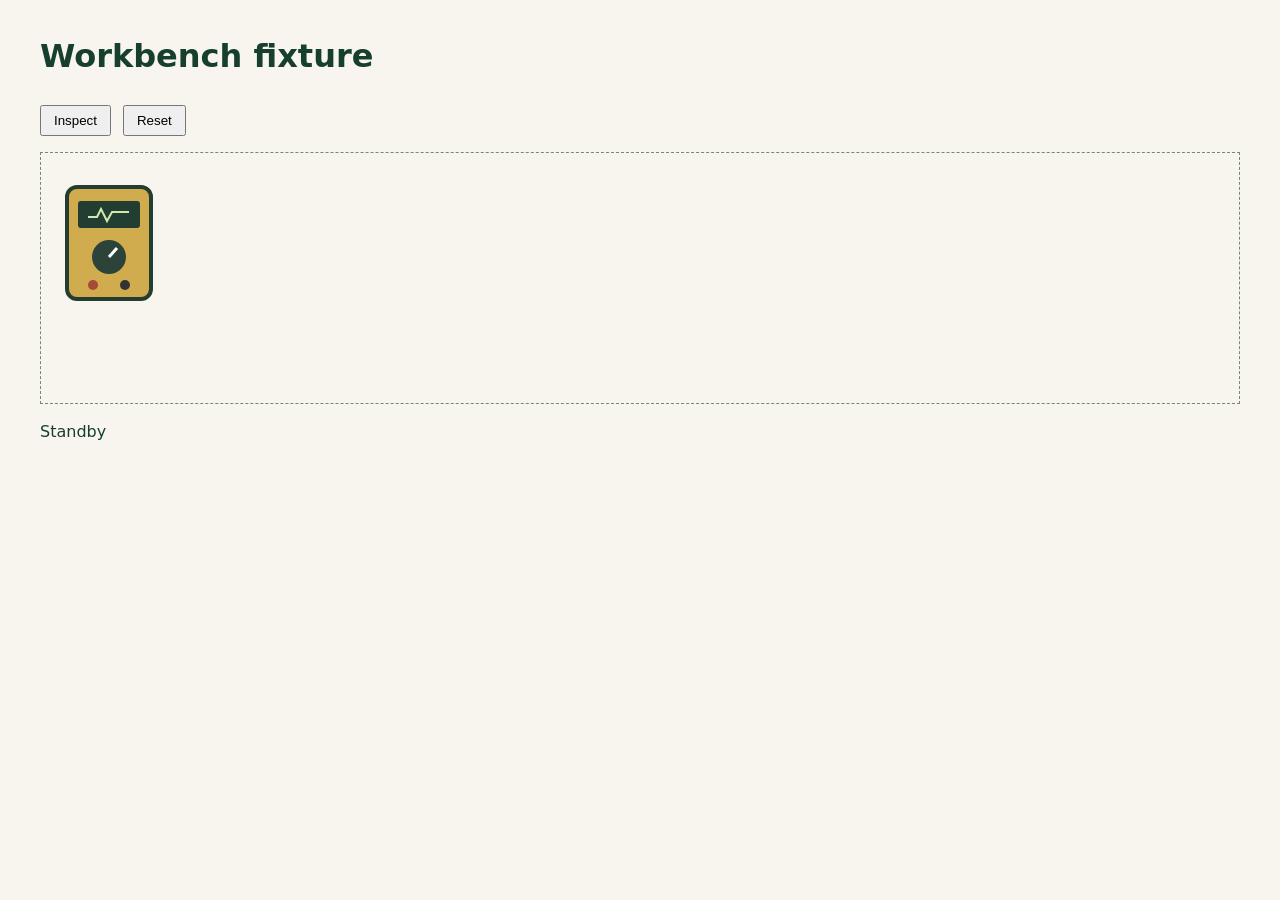
<file: Fixtures/Site/index.html>
<!doctype html>
<html lang="en">
<head>
  <meta charset="utf-8">
  <meta name="viewport" content="width=device-width, initial-scale=1">
  <title>Workbench fixture</title>
  <link rel="stylesheet" href="css/bench.css">
  <script defer src="js/bench.js"></script>
</head>
<body>
  <!-- This comment and its spacing belong to the author. -->
  <main>
    <h1>Workbench fixture</h1>
    <div class="actions"><button class="control" type="button">Inspect</button><button class="control" type="button">Reset</button></div>
    <div id="bench">
      <div id='meter' style='position: absolute; left: 24px; top: 32px;'><a href="notes.html"><img src="art/meter.svg" alt="Open meter notes"></a></div>
    </div>
    <output id="signal">Standby</output>
  </main>
</body>
</html>
</file>
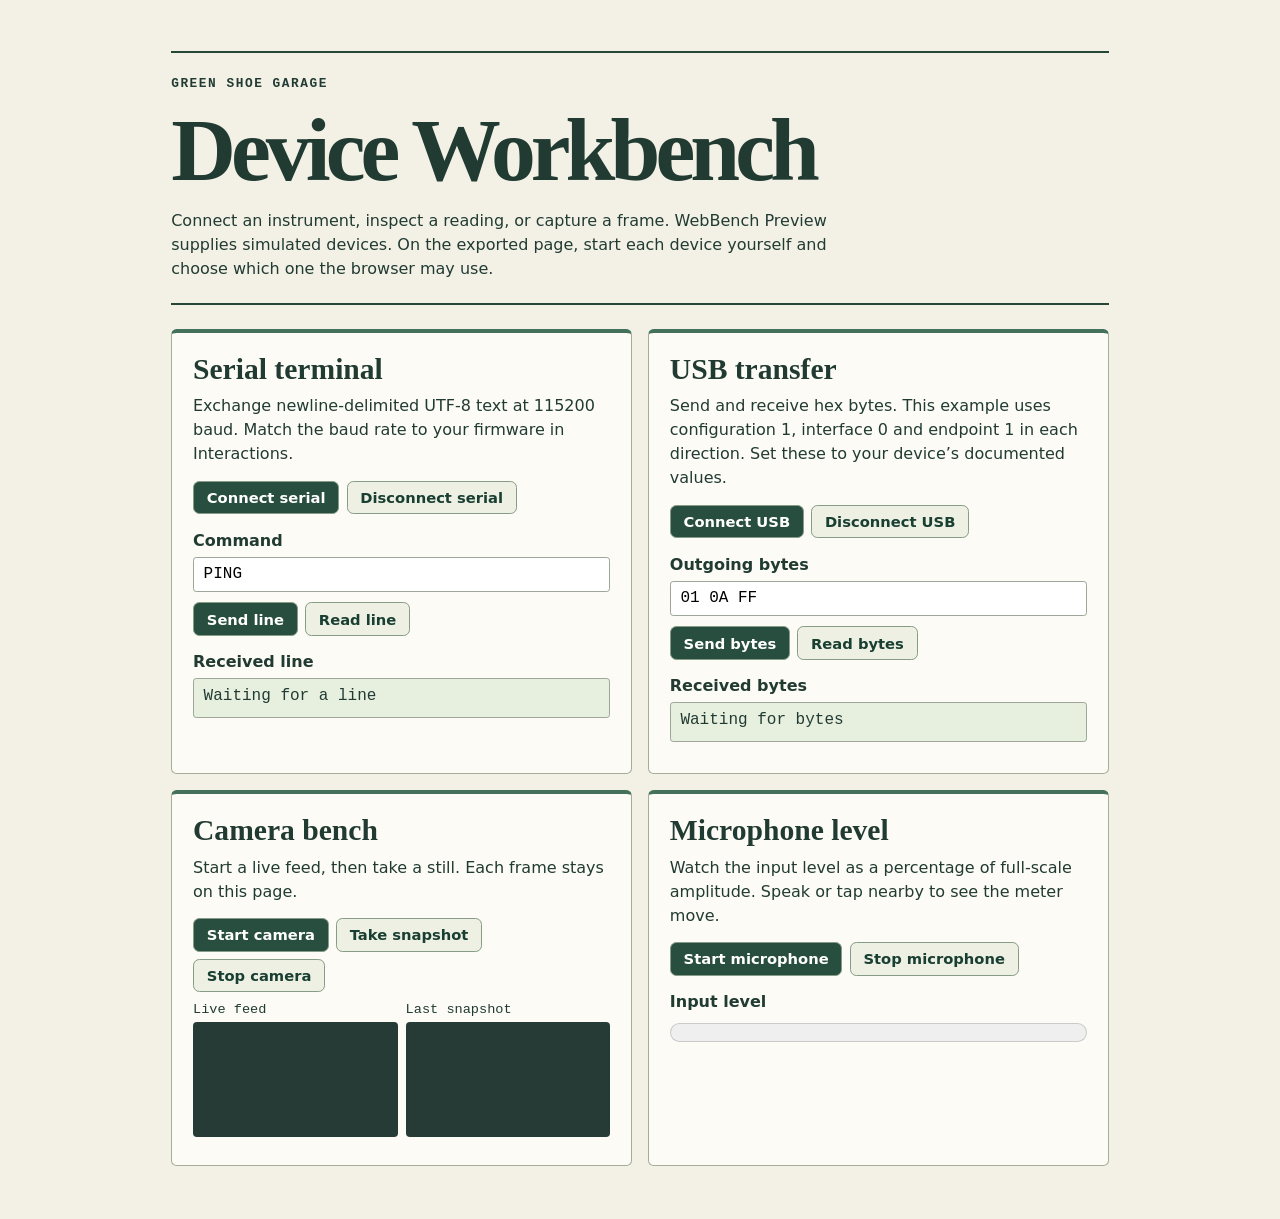
<file: Fixtures/Device-workbench.html>
<!doctype html>
<html lang="en">
<head>
<meta charset="utf-8">
<meta name="viewport" content="width=device-width, initial-scale=1">
<title>Device Workbench · Green Shoe Garage</title>
<style>
  :root { color-scheme: light; font: 100%/1.5 system-ui, sans-serif; color: #213b33; background: #f3f1e6 }
  * { box-sizing: border-box } body { margin: 0 }
  main { max-width: 65rem; margin: auto; padding: clamp(1rem,4vw,3.5rem) }
  header { border-block: 2px solid #254738; padding: 1.4rem 0; margin-bottom: 1.5rem }
  h1,h2 { font-family: Georgia,serif; line-height: 1.05; margin: 0 }
  h1 { font-size: clamp(2.6rem,7vw,5.8rem); letter-spacing: -.055em }
  header p { max-width: 66ch; margin: .75rem 0 0 }
  .maker { margin: 0 0 .75rem; font: bold .8rem monospace; text-transform: uppercase; letter-spacing: .12em }
  .cards { display:grid; grid-template-columns:repeat(auto-fit,minmax(min(23rem,100%),1fr)); gap:1rem }
  section { padding:1.3rem; border:1px solid #a5ac97; border-top:4px solid #44715c; background:#fcfbf5; border-radius:.35rem }
  h2 { font-size:1.85rem } section p { margin:.6rem 0 .9rem }
  label { display:block; margin-top:.9rem; font-weight:600 }
  input,output { display:block; width:100%; margin:.25rem 0 .65rem; padding:.48rem .6rem; border:1px solid #9da699; border-radius:.2rem; font:1rem ui-monospace,monospace }
  output { background:#e7efdf; overflow-wrap:anywhere; min-height:2.5rem }
  .buttons { display:flex; flex-wrap:wrap; gap:.45rem; margin:.6rem 0 }
  button { background:#edf0e3; color:#193f32; border:1px solid #879c86; font:600 .92rem system-ui; padding:.45rem .8rem; border-radius:.4rem; cursor:pointer }
  button:first-child { background:#284e40; color:white } button:focus-visible,input:focus-visible { outline:3px solid #ab6128; outline-offset:2px }
  video,img { width:100%; aspect-ratio:16/9; background:#263b35; object-fit:contain; border-radius:.25rem }
  figure { margin:0 } figcaption { font: .85rem ui-monospace,monospace; margin-bottom:.35rem }
  .frames { display:grid; grid-template-columns:1fr 1fr; gap:.5rem } meter { display:block; width:100%; height:2.3rem; accent-color:#397849 }
</style>
</head>
<body>
<main>
<header><p class="maker">Green Shoe Garage</p><h1>Device Workbench</h1>
<p>Connect an instrument, inspect a reading, or capture a frame. WebBench Preview supplies simulated devices. On the exported page, start each device yourself and choose which one the browser may use.</p></header>
<div class="cards">
<section><h2>Serial terminal</h2><p>Exchange newline-delimited UTF-8 text at 115200 baud. Match the baud rate to your firmware in Interactions.</p>
<div class="buttons"><button type="button" id="test">Connect serial</button><button type="button" id="serial-off">Disconnect serial</button></div>
<label for="command">Command</label><input id="command" value="PING" spellcheck="false">
<div class="buttons"><button type="button" id="serial-send">Send line</button><button type="button" id="serial-read">Read line</button></div>
<label for="serial-result">Received line</label><output id="serial-result">Waiting for a line</output></section>
<section><h2>USB transfer</h2><p>Send and receive hex bytes. This example uses configuration 1, interface 0 and endpoint 1 in each direction. Set these to your device’s documented values.</p>
<div class="buttons"><button type="button" id="usb-on">Connect USB</button><button type="button" id="usb-off">Disconnect USB</button></div>
<label for="packet">Outgoing bytes</label><input id="packet" value="01 0A FF" spellcheck="false">
<div class="buttons"><button type="button" id="usb-send">Send bytes</button><button type="button" id="usb-read">Read bytes</button></div>
<label for="usb-result">Received bytes</label><output id="usb-result">Waiting for bytes</output></section>
<section><h2>Camera bench</h2><p>Start a live feed, then take a still. Each frame stays on this page.</p>
<div class="buttons"><button type="button" id="camera-on">Start camera</button><button type="button" id="snap">Take snapshot</button><button type="button" id="camera-off">Stop camera</button></div>
<div class="frames"><figure><figcaption>Live feed</figcaption><video id="feed" aria-label="Live camera feed" playsinline muted></video></figure>
<figure><figcaption>Last snapshot</figcaption><img id="still" alt="Camera snapshot" src="[data-uri]"></figure></div></section>
<section><h2>Microphone level</h2><p>Watch the input level as a percentage of full-scale amplitude. Speak or tap nearby to see the meter move.</p>
<div class="buttons"><button type="button" id="mic-on">Start microphone</button><button type="button" id="mic-off">Stop microphone</button></div>
<label for="level">Input level</label><meter id="level" min="0" max="100" value="0">0%</meter></section>
</div>
</main>
<script data-webbench-devices="1">
// WebBench device support v1
(() => {
  "use strict";
  const simulated = location.protocol === "webbench:";
  const sessions = new Map();
  const labels = {serial:"Serial port", usb:"USB device", camera:"Camera", mic:"Microphone"};
  let notice, noticeText, noticeTimer;
  function report(text, failure = false) {
    if (!notice?.isConnected) {
      notice = document.createElement("aside");
      notice.setAttribute("aria-label", "Device status");
      notice.style.cssText = "position:fixed;bottom:12px;right:12px;z-index:2147483646;max-width:min(32rem,90vw);padding:10px 14px;background:#193c31;color:white;border-radius:6px;font:14px/1.4 system-ui;box-shadow:0 2px 12px #0004";
      noticeText = document.createElement("span");
      noticeText.setAttribute("role","status");
      const dismiss = document.createElement("button");
      dismiss.type = "button";
      dismiss.textContent = "×";
      dismiss.setAttribute("aria-label","Dismiss device status");
      dismiss.style.marginLeft = "0.75em";
      dismiss.onclick = () => notice.remove();
      notice.append(noticeText,dismiss);
      document.body.append(notice);
    }
    noticeText.textContent = (simulated ? "Simulated device · " : "") + text;
    clearTimeout(noticeTimer);
    if (!failure) noticeTimer = setTimeout(() => notice?.remove(), 4500);
  }
  function check(session) {
    if (session.stopped || sessions.get(session.kind) !== session) throw new DOMException("Operation canceled.", "WebBenchCancellation");
  }
  function active(kind) {
    const session = sessions.get(kind);
    if (!session?.ready || session.stopped) throw new Error("Start the " + labels[kind].toLowerCase() + " first.");
    return session;
  }
  function output(node, text) {
    if (node.matches("input,textarea,output")) node.value = text;
    else if (node.matches("meter,progress")) node.value = node.max * Number(text) / 100;
    else node.textContent = text;
  }
  function release(s) {
    if (s.cleanup) return s.cleanup;
    s.stopped = true;
    s.cleanup = (async () => {
      try {
        s.events.abort();
        clearInterval(s.timer);
        s.stream?.getTracks().forEach(track => track.stop());
        if (s.video && s.stream && s.video.srcObject === s.stream) {
          s.video.srcObject = s.previousStream;
          s.video.muted = s.wasMuted;
          s.video.playsInline = s.wasInline;
        }
        if (s.frame && s.video?.getAttribute("poster") === s.frame) {
          if (s.poster != null) s.video.setAttribute("poster",s.poster);
          else s.video.removeAttribute("poster");
        }
        if (s.meter) output(s.meter,"0");
        s.source?.disconnect();
        if (s.context && s.context.state !== "closed") await s.context.close();
        if (s.reader) await s.reader.cancel().catch(() => {});
        if (s.writer) await s.writer.abort().catch(() => {});
        // Closing a USB device aborts pending transfers, including a read with no data.
        if (s.usbOpened && s.device.opened) await s.device.close();
        await Promise.allSettled([s.readJob,s.writeJob]);
        if (s.portOpened) await s.port.close();
      } finally {
        if (sessions.get(s.kind) === s) sessions.delete(s.kind);
      }
    })();
    return s.cleanup;
  }
  async function stop(kind) {
    const s = sessions.get(kind);
    if (!s) return;
    s.stopped = true;
    if (s.ready || s.stream) await release(s);
    else if (s.context && s.context.state !== "closed") await s.context.close();
    // A browser chooser cannot be canceled by a page. start() disposes a late grant.
  }
  async function start(kind, connect) {
    if (sessions.has(kind)) throw new Error(labels[kind] + " is active or has a pending request.");
    if (!simulated && !window.isSecureContext) throw new Error("Open this site on HTTPS or localhost to use devices.");
    if (!simulated && navigator.userActivation?.isActive === false) throw new Error("Connect from a visitor click or key press.");
    const s = {kind, events:new AbortController(), ready:false, stopped:false};
    sessions.set(kind,s);
    try {
      await connect(s);
      check(s);
      s.ready = true;
    } catch (error) {
      const canceled = s.stopped;
      await release(s);
      if (canceled) throw new DOMException("Operation canceled.", "WebBenchCancellation");
      throw error;
    }
  }
  function unplug(s) {
    if (s.stopped || sessions.get(s.kind) !== s) return;
    stop(s.kind).catch(error => report(error.message,true));
    report(labels[s.kind] + " disconnected.",true);
  }
  function trackEnds(s) {
    for (const track of s.stream.getTracks()) track.addEventListener("ended", () => unplug(s), {signal:s.events.signal});
  }
  function captureAPI() {
    if (!navigator.mediaDevices?.getUserMedia) throw new Error("Media capture is unavailable. Open the site in a browser on HTTPS or localhost.");
    return navigator.mediaDevices;
  }
  function sampleFrame() {
    const canvas = document.createElement("canvas");
    canvas.width = 640; canvas.height = 360;
    const ctx = canvas.getContext("2d");
    ["#e1cc76","#77ab96","#498397","#a76979","#55547b","#233c33"].forEach((color,i) => {
      ctx.fillStyle = color; ctx.fillRect(i*107,0,107,360);
    });
    ctx.fillStyle = "#16352e"; ctx.fillRect(0,268,640,92);
    ctx.fillStyle = "white"; ctx.font = "24px system-ui";
    ctx.fillText("WebBench · Simulated camera",24,321);
    return canvas.toDataURL("image/png");
  }
  async function camera(s, video) {
    if (simulated) {
      s.video = video;
      s.poster = video.getAttribute("poster");
      s.frame = sampleFrame();
      video.poster = s.frame;
      return;
    }
    s.stream = await captureAPI().getUserMedia({video:true, audio:false});
    check(s); trackEnds(s);
    s.video = video;
    s.wasMuted = video.muted; s.wasInline = video.playsInline; s.previousStream = video.srcObject;
    video.muted = true; video.playsInline = true; video.srcObject = s.stream;
    await video.play();
  }
  function snapshot(target) {
    const s = active("camera");
    if (simulated) { target.src = s.frame; return; }
    const v = s.video;
    if (!v.videoWidth || v.readyState < 2) throw new Error("Wait for a camera frame and try again.");
    const canvas = document.createElement("canvas");
    canvas.width = v.videoWidth; canvas.height = v.videoHeight;
    canvas.getContext("2d").drawImage(v,0,0);
    target.src = canvas.toDataURL("image/png");
  }
  async function microphone(s, meter) {
    s.meter = meter;
    if (simulated) {
      let phase=0;
      const update = () => output(meter,String(Math.round(42+20*Math.sin(phase+=0.25))));
      update(); s.timer = setInterval(update,120); return;
    }
    const api = captureAPI();
    if (!window.AudioContext) throw new Error("This browser cannot measure microphone level.");
    s.context = new AudioContext();
    // Request audio activation and media permission during the same visitor action.
    const resumed = s.context.resume();
    resumed.catch(() => {});
    s.stream = await api.getUserMedia({audio:true,video:false});
    check(s); trackEnds(s);
    await resumed; check(s);
    const analyser = s.context.createAnalyser();
    analyser.fftSize = 1024;
    s.source = s.context.createMediaStreamSource(s.stream);
    s.source.connect(analyser);
    const samples = new Float32Array(analyser.fftSize);
    const measure = () => {
      analyser.getFloatTimeDomainData(samples);
      let sum = 0;
      for (const v of samples) sum += v*v;
      output(meter,String(Math.min(100,Math.round(100*Math.sqrt(sum/samples.length)))));
    };
    measure(); s.timer = setInterval(measure,100);
  }
  async function serial(s, baud) {
    s.buffer = ""; s.decoder = new TextDecoder(); s.queue = [];
    if (simulated) return;
    if (!navigator.serial?.requestPort) throw new Error("Web Serial is unavailable here. Open the exported site in a compatible desktop browser.");
    s.port = await navigator.serial.requestPort(); check(s);
    navigator.serial.addEventListener("disconnect", event => {
      if (event.target === s.port || event.port === s.port) unplug(s);
    }, {signal:s.events.signal});
    await s.port.open({baudRate:baud}); s.portOpened = true;
  }
  async function readLine(s) {
    if (simulated) return s.queue.shift() ?? "TEMP=23.4";
    if (!s.port.readable) throw new Error("This port has no readable stream.");
    s.reader = s.port.readable.getReader();
    try {
      for (;;) {
        check(s);
        const end = s.buffer.indexOf("\n");
        if (end >= 0) {
          const line = s.buffer.slice(0,end).replace(/\r$/,"");
          s.buffer = s.buffer.slice(end+1); return line;
        }
        const {value,done} = await s.reader.read();
        check(s);
        if (done) throw new Error("The serial input stream ended. Disconnect and reconnect.");
        s.buffer += s.decoder.decode(value,{stream:true});
        if (s.buffer.length > 65536) { s.buffer=""; s.decoder=new TextDecoder(); throw new Error("Serial input exceeded the 65,536-character buffer."); }
      }
    } finally { s.reader.releaseLock(); s.reader = null; }
  }
  async function writeSerial(s,text,ending) {
    if (text.length > 65536) throw new Error("Send up to 65,536 characters at a time.");
    if (simulated) { if (s.queue.length>=32) s.queue.shift(); s.queue.push(text); return; }
    if (!s.port.writable) throw new Error("This port has no writable stream.");
    s.writer = s.port.writable.getWriter();
    try { await s.writer.write(new TextEncoder().encode(text + ({none:"",lf:"\n",crlf:"\r\n"})[ending])); }
    finally { s.writer.releaseLock(); s.writer=null; }
  }
  async function usb(s, options) {
    s.bytes = new Uint8Array([0x57,0x42]);
    if (simulated) return;
    if (!navigator.usb?.requestDevice) throw new Error("WebUSB is unavailable here. Open the exported site in a compatible desktop browser.");
    const filter = {};
    if (options.vendor) filter.vendorId = parseInt(options.vendor,16);
    if (options.product) filter.productId = parseInt(options.product,16);
    s.device = await navigator.usb.requestDevice({filters:options.vendor ? [filter] : []}); check(s);
    navigator.usb.addEventListener("disconnect",e => { if (e.device===s.device) unplug(s); },{signal:s.events.signal});
    if (s.device.opened) throw new Error("The USB device is already open on this page.");
    await s.device.open(); s.usbOpened = true; check(s);
    const config = Number(options.configuration);
    if (s.device.configuration?.configurationValue !== config) await s.device.selectConfiguration(config);
    check(s);
    s.interfaceNumber = Number(options.interface);
    await s.device.claimInterface(s.interfaceNumber); check(s);
    const iface = s.device.configuration.interfaces.find(i=>i.interfaceNumber===s.interfaceNumber);
    if (!iface) throw new Error("The selected device has no matching interface.");
    if (iface.alternate.alternateSetting !== Number(options.alternate)) await s.device.selectAlternateInterface(s.interfaceNumber,Number(options.alternate));
  }
  function endpoint(s, number, direction) {
    const iface = s.device.configuration?.interfaces.find(i=>i.interfaceNumber===s.interfaceNumber);
    if (!iface?.alternate.endpoints.some(ep=>ep.endpointNumber===number && ep.direction===direction && ["bulk","interrupt"].includes(ep.type))) {
      throw new Error("No bulk or interrupt " + direction.toUpperCase() + " endpoint " + number + " on the claimed interface.");
    }
  }
  function bytes(text) {
    const clean = text.trim();
    if (!clean || clean.length>16384 || !/^(?:[0-9a-f]{2}\s*)+$/i.test(clean)) throw new Error("Enter hex byte pairs, for example 01 0A FF.");
    return Uint8Array.from(clean.match(/[0-9a-f]{2}/gi), pair=>parseInt(pair,16));
  }
  async function transfer(s, direction, perform) {
    const slot = direction + "Job";
    if (s[slot]) throw new Error("Another " + direction + " is pending.");
    s[slot] = perform();
    try { const result = await s[slot]; check(s); return result; }
    catch (error) { check(s); throw error; }
    finally { s[slot] = null; }
  }
  async function operate(kind, target, value, detail, options, source) {
    const text = source ? ("value" in source ? String(source.value) : source.textContent) : value;
    switch (kind) {
      case "cameraStart": await start("camera",s=>camera(s,target)); return "Camera started.";
      case "cameraStop": await stop("camera"); return "Camera stopped.";
      case "cameraSnapshot": snapshot(target); return "Frame captured.";
      case "micStart": await start("mic",s=>microphone(s,target)); return "Microphone level active.";
      case "micStop": await stop("mic"); return "Microphone stopped.";
      case "serialOpen": await start("serial",s=>serial(s,Number(value))); return "Serial port connected.";
      case "serialClose": await stop("serial"); return "Serial connection stopped.";
      case "serialRead": {
        const s = active("serial"); report("Waiting for a newline from the serial device…");
        output(target,await transfer(s,"read",()=>readLine(s))); return "Serial line received.";
      }
      case "serialWrite": {
        const s = active("serial");
        await transfer(s,"write",()=>writeSerial(s,text,detail)); return "Serial text sent.";
      }
      case "usbOpen": await start("usb",s=>usb(s,options)); return "USB device connected.";
      case "usbClose": await stop("usb"); return "USB connection stopped.";
      case "usbRead": {
        const s=active("usb"), ep=Number(value), size=Number(detail);
        report("Waiting for USB input…");
        const received=await transfer(s,"read",async () => {
          if (simulated) return s.bytes.slice(0,size);
          endpoint(s,ep,"in");
          const result=await s.device.transferIn(ep,size);
          if (result.status !== "ok" || !result.data) throw new Error("USB read returned " + result.status + ".");
          return new Uint8Array(result.data.buffer,result.data.byteOffset,result.data.byteLength);
        });
        output(target,Array.from(received,b=>b.toString(16).padStart(2,"0").toUpperCase()).join(" "));
        return "USB bytes received.";
      }
      case "usbWrite": {
        const s=active("usb"), ep=Number(value), payload=bytes(source ? text : detail);
        await transfer(s,"write",async () => {
          if (simulated) { s.bytes=payload; return; }
          endpoint(s,ep,"out");
          const result=await s.device.transferOut(ep,payload);
          if (result.status !== "ok" || result.bytesWritten !== payload.length) throw new Error("USB write was incomplete (" + result.status + ").");
        });
        return "USB bytes sent.";
      }
    }
    throw new Error("Unknown device action.");
  }
  const key = Symbol.for("org.greenshoegarage.webbench.devices.v1");
  window[key] = async (...args) => {
    try { report(await operate(...args)); return true; }
    catch (error) {
      if (error.name === "WebBenchCancellation") return false;
      const reason = error.name === "NotAllowedError" ? "Permission was denied. Check the site’s device permissions and try again."
        : error.name === "NotFoundError" ? "No device was selected or available." : error.message;
      report(reason || "Device action failed.",true);
      return false;
    }
  };
  addEventListener("pagehide",() => {
    for (const kind of sessions.keys()) stop(kind).catch(() => {});
  });
})();
</script><script data-webbench-workflow="test">
// WebBench interaction {"version":3,"trigger":"test","event":"click","preventDefault":true,"steps":[{"kind":"serialOpen","target":"","value":"115200","detail":""}]}
(() => {
  if (!document.getElementById("test")) return;
  document.getElementById("test").addEventListener("click", async event => {
    event.preventDefault();
    try {
      if (!await window[Symbol.for("org.greenshoegarage.webbench.devices.v1")]("serialOpen", null, "115200", "", {}, null)) return;
    } catch (error) {
      console.error("WebBench interaction", error);
    }
  });
})();
</script><script data-webbench-workflow="serial-off">
// WebBench interaction {"version":3,"trigger":"serial-off","event":"click","preventDefault":true,"steps":[{"kind":"serialClose","target":"","value":"","detail":""}]}
(() => {
  if (!document.getElementById("serial-off")) return;
  document.getElementById("serial-off").addEventListener("click", async event => {
    event.preventDefault();
    try {
      if (!await window[Symbol.for("org.greenshoegarage.webbench.devices.v1")]("serialClose", null, "", "", {}, null)) return;
    } catch (error) {
      console.error("WebBench interaction", error);
    }
  });
})();
</script><script data-webbench-workflow="serial-send">
// WebBench interaction {"version":3,"trigger":"serial-send","event":"click","preventDefault":true,"steps":[{"kind":"serialWrite","target":"","value":"","detail":"lf","input":"command"}]}
(() => {
  function element(id) {
    const node = document.getElementById(id);
    if (!node) throw new Error("Missing interaction element #" + id);
    return node;
  }
  if (!document.getElementById("serial-send")) return;
  document.getElementById("serial-send").addEventListener("click", async event => {
    event.preventDefault();
    try {
      if (!await window[Symbol.for("org.greenshoegarage.webbench.devices.v1")]("serialWrite", null, "", "lf", {}, element("command"))) return;
    } catch (error) {
      console.error("WebBench interaction", error);
    }
  });
})();
</script><script data-webbench-workflow="serial-read">
// WebBench interaction {"version":3,"trigger":"serial-read","event":"click","preventDefault":true,"steps":[{"kind":"serialRead","target":"serial-result","value":"","detail":""}]}
(() => {
  function element(id) {
    const node = document.getElementById(id);
    if (!node) throw new Error("Missing interaction element #" + id);
    return node;
  }
  if (!document.getElementById("serial-read")) return;
  document.getElementById("serial-read").addEventListener("click", async event => {
    event.preventDefault();
    try {
      if (!await window[Symbol.for("org.greenshoegarage.webbench.devices.v1")]("serialRead", element("serial-result"), "", "", {}, null)) return;
    } catch (error) {
      console.error("WebBench interaction", error);
    }
  });
})();
</script><script data-webbench-workflow="usb-on">
// WebBench interaction {"version":3,"trigger":"usb-on","event":"click","preventDefault":true,"steps":[{"kind":"usbOpen","target":"","value":"","detail":"","settings":{"vendor":"","product":"","configuration":"1","interface":"0","alternate":"0"}}]}
(() => {
  if (!document.getElementById("usb-on")) return;
  document.getElementById("usb-on").addEventListener("click", async event => {
    event.preventDefault();
    try {
      if (!await window[Symbol.for("org.greenshoegarage.webbench.devices.v1")]("usbOpen", null, "", "", {"vendor":"","product":"","configuration":"1","interface":"0","alternate":"0"}, null)) return;
    } catch (error) {
      console.error("WebBench interaction", error);
    }
  });
})();
</script><script data-webbench-workflow="usb-off">
// WebBench interaction {"version":3,"trigger":"usb-off","event":"click","preventDefault":true,"steps":[{"kind":"usbClose","target":"","value":"","detail":""}]}
(() => {
  if (!document.getElementById("usb-off")) return;
  document.getElementById("usb-off").addEventListener("click", async event => {
    event.preventDefault();
    try {
      if (!await window[Symbol.for("org.greenshoegarage.webbench.devices.v1")]("usbClose", null, "", "", {}, null)) return;
    } catch (error) {
      console.error("WebBench interaction", error);
    }
  });
})();
</script><script data-webbench-workflow="usb-send">
// WebBench interaction {"version":3,"trigger":"usb-send","event":"click","preventDefault":true,"steps":[{"kind":"usbWrite","target":"","value":"1","detail":"","input":"packet"}]}
(() => {
  function element(id) {
    const node = document.getElementById(id);
    if (!node) throw new Error("Missing interaction element #" + id);
    return node;
  }
  if (!document.getElementById("usb-send")) return;
  document.getElementById("usb-send").addEventListener("click", async event => {
    event.preventDefault();
    try {
      if (!await window[Symbol.for("org.greenshoegarage.webbench.devices.v1")]("usbWrite", null, "1", "", {}, element("packet"))) return;
    } catch (error) {
      console.error("WebBench interaction", error);
    }
  });
})();
</script><script data-webbench-workflow="usb-read">
// WebBench interaction {"version":3,"trigger":"usb-read","event":"click","preventDefault":true,"steps":[{"kind":"usbRead","target":"usb-result","value":"1","detail":"64"}]}
(() => {
  function element(id) {
    const node = document.getElementById(id);
    if (!node) throw new Error("Missing interaction element #" + id);
    return node;
  }
  if (!document.getElementById("usb-read")) return;
  document.getElementById("usb-read").addEventListener("click", async event => {
    event.preventDefault();
    try {
      if (!await window[Symbol.for("org.greenshoegarage.webbench.devices.v1")]("usbRead", element("usb-result"), "1", "64", {}, null)) return;
    } catch (error) {
      console.error("WebBench interaction", error);
    }
  });
})();
</script><script data-webbench-workflow="camera-on">
// WebBench interaction {"version":3,"trigger":"camera-on","event":"click","preventDefault":true,"steps":[{"kind":"cameraStart","target":"feed","value":"","detail":""}]}
(() => {
  function element(id) {
    const node = document.getElementById(id);
    if (!node) throw new Error("Missing interaction element #" + id);
    return node;
  }
  if (!document.getElementById("camera-on")) return;
  document.getElementById("camera-on").addEventListener("click", async event => {
    event.preventDefault();
    try {
      if (!await window[Symbol.for("org.greenshoegarage.webbench.devices.v1")]("cameraStart", element("feed"), "", "", {}, null)) return;
    } catch (error) {
      console.error("WebBench interaction", error);
    }
  });
})();
</script><script data-webbench-workflow="snap">
// WebBench interaction {"version":3,"trigger":"snap","event":"click","preventDefault":true,"steps":[{"kind":"cameraSnapshot","target":"still","value":"","detail":""}]}
(() => {
  function element(id) {
    const node = document.getElementById(id);
    if (!node) throw new Error("Missing interaction element #" + id);
    return node;
  }
  if (!document.getElementById("snap")) return;
  document.getElementById("snap").addEventListener("click", async event => {
    event.preventDefault();
    try {
      if (!await window[Symbol.for("org.greenshoegarage.webbench.devices.v1")]("cameraSnapshot", element("still"), "", "", {}, null)) return;
    } catch (error) {
      console.error("WebBench interaction", error);
    }
  });
})();
</script><script data-webbench-workflow="camera-off">
// WebBench interaction {"version":3,"trigger":"camera-off","event":"click","preventDefault":true,"steps":[{"kind":"cameraStop","target":"","value":"","detail":""}]}
(() => {
  if (!document.getElementById("camera-off")) return;
  document.getElementById("camera-off").addEventListener("click", async event => {
    event.preventDefault();
    try {
      if (!await window[Symbol.for("org.greenshoegarage.webbench.devices.v1")]("cameraStop", null, "", "", {}, null)) return;
    } catch (error) {
      console.error("WebBench interaction", error);
    }
  });
})();
</script><script data-webbench-workflow="mic-on">
// WebBench interaction {"version":3,"trigger":"mic-on","event":"click","preventDefault":true,"steps":[{"kind":"micStart","target":"level","value":"","detail":""}]}
(() => {
  function element(id) {
    const node = document.getElementById(id);
    if (!node) throw new Error("Missing interaction element #" + id);
    return node;
  }
  if (!document.getElementById("mic-on")) return;
  document.getElementById("mic-on").addEventListener("click", async event => {
    event.preventDefault();
    try {
      if (!await window[Symbol.for("org.greenshoegarage.webbench.devices.v1")]("micStart", element("level"), "", "", {}, null)) return;
    } catch (error) {
      console.error("WebBench interaction", error);
    }
  });
})();
</script><script data-webbench-workflow="mic-off">
// WebBench interaction {"version":3,"trigger":"mic-off","event":"click","preventDefault":true,"steps":[{"kind":"micStop","target":"","value":"","detail":""}]}
(() => {
  if (!document.getElementById("mic-off")) return;
  document.getElementById("mic-off").addEventListener("click", async event => {
    event.preventDefault();
    try {
      if (!await window[Symbol.for("org.greenshoegarage.webbench.devices.v1")]("micStop", null, "", "", {}, null)) return;
    } catch (error) {
      console.error("WebBench interaction", error);
    }
  });
})();
</script></body>
</html>
</file>
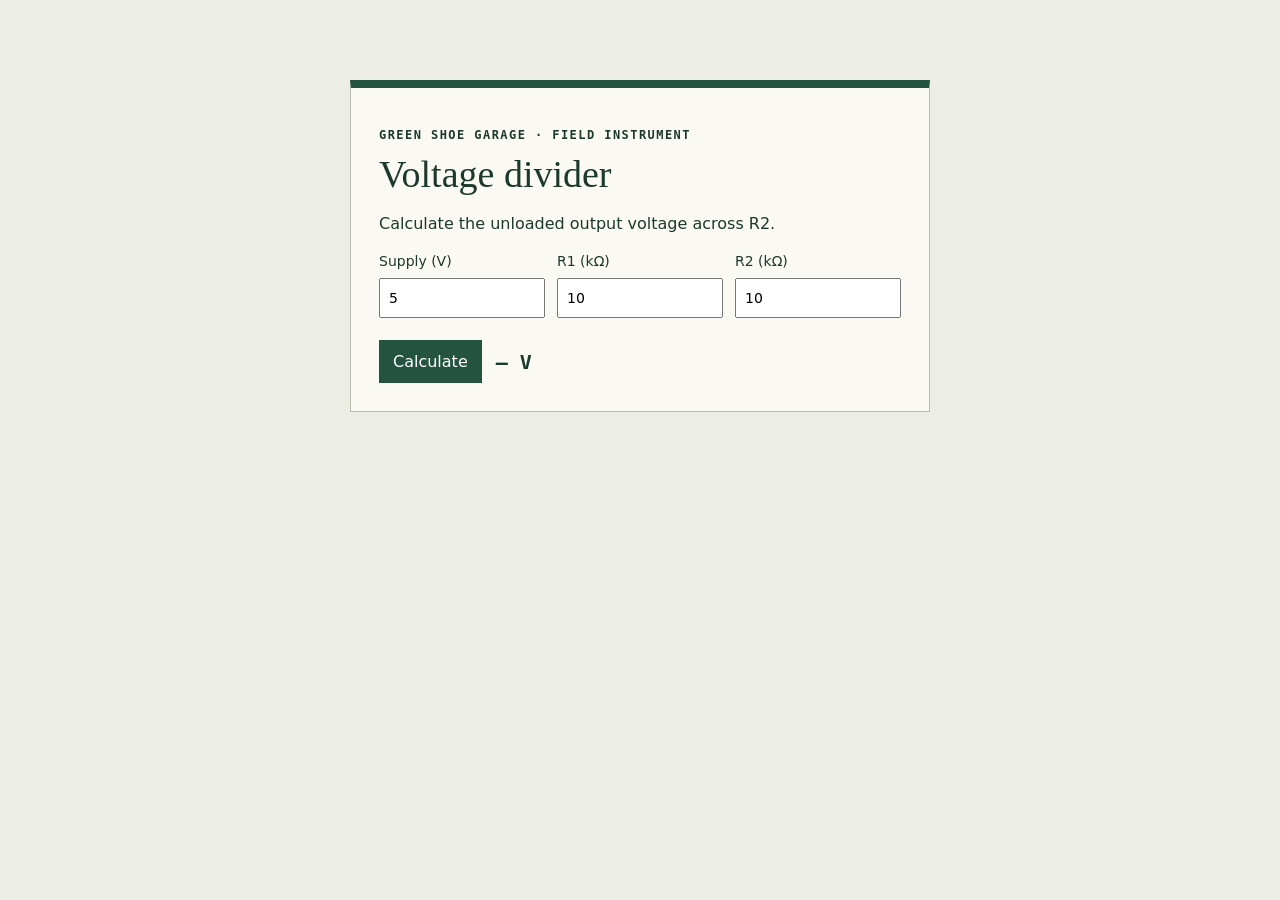
<file: Fixtures/Field-Instrument.html>
<!doctype html>
<html lang="en">
<head>
  <meta charset="utf-8">
  <meta name="viewport" content="width=device-width, initial-scale=1">
  <title>Field Instrument · Voltage divider</title>
  <style>
    :root { color-scheme: light; }
    * { box-sizing: border-box; }
    body { background: #eceee5; color: #1d382c; margin: 0; font: 16px/1.45 system-ui, sans-serif; }
    main { margin: clamp(20px,8vw,80px) auto; max-width: 580px; padding: 28px; background: #faf9f3; border: 1px solid #b6bcae; border-top: 8px solid #23523f; }
    h1 { font: 500 38px/1.1 Georgia,serif; margin: 8px 0; }
    .maker { font: 600 12px ui-monospace,monospace; letter-spacing: .12em; }
    .inputs { display: grid; grid-template-columns: repeat(3,1fr); gap: 12px; }
    label { display: grid; gap: .4rem; font-size: 14px; }
    input { min-width: 0; width: 100%; padding: 8px; font: inherit; }
    .actions { display: flex; align-items: center; gap: 14px; margin-top: 22px; }
    button { background: #24533f; color: white; border: 0; padding: 10px 14px; font: inherit; cursor: pointer; }
    output { font: 600 20px ui-monospace,monospace; }
    @media (max-width: 440px) { .inputs { grid-template-columns: 1fr; } }
  </style>
</head>
<body>
  <main>
    <p class="maker">GREEN SHOE GARAGE · FIELD INSTRUMENT</p>
    <h1>Voltage divider</h1>
    <p>Calculate the unloaded output voltage across R2.</p>
    <div class="inputs">
      <label>Supply (V)<input id="vin" type="number" step="any" value="5"></label>
      <label>R1 (kΩ)<input id="r1" type="number" min="0" step="any" value="10"></label>
      <label>R2 (kΩ)<input id="r2" type="number" min="0" step="any" value="10"></label>
    </div>
    <div class="actions">
      <button id="calculate" type="button">Calculate</button>
      <output id="result" aria-live="polite">— V</output>
    </div>
  </main>
  <script>
    document.getElementById('calculate').addEventListener('click', () => {
      const [vin, r1, r2] = ['vin', 'r1', 'r2'].map(id => document.getElementById(id).valueAsNumber);
      const output = document.getElementById('result');
      if (![vin, r1, r2].every(Number.isFinite) || r1 < 0 || r2 < 0 || r1 + r2 === 0) {
        output.textContent = 'Check inputs';
        return;
      }
      output.textContent = (vin * r2 / (r1 + r2)).toFixed(3) + ' V';
      console.info('Divider output', output.textContent);
    });
  </script>
</body>
</html>
</file>
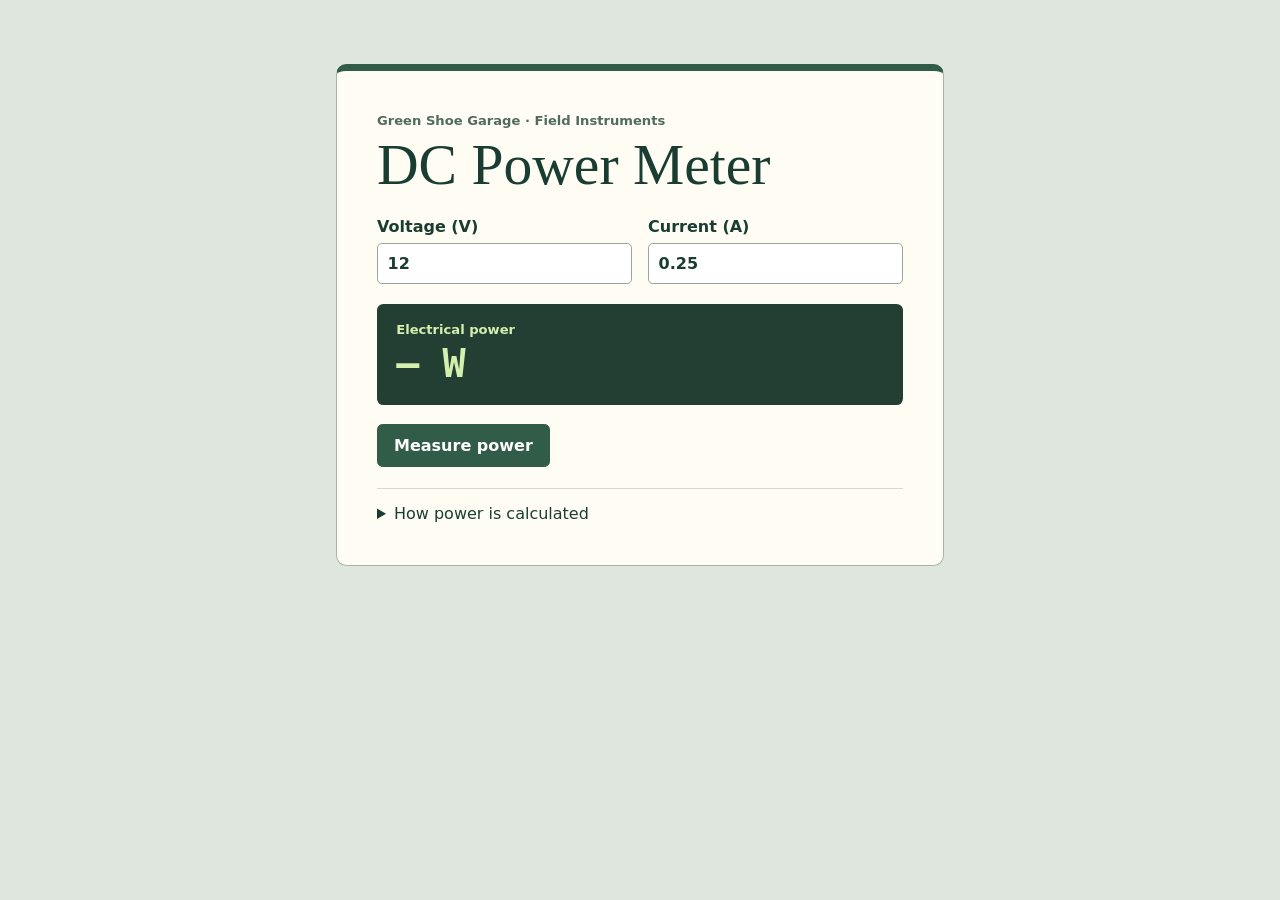
<file: Fixtures/Power-meter.html>
<!doctype html>
<html lang="en">
<head>
  <meta charset="utf-8">
  <meta name="viewport" content="width=device-width, initial-scale=1">
  <title>DC Power Meter · Green Shoe Garage</title>
  <style>
    :root { color-scheme: light; font: 100%/1.45 system-ui, sans-serif; color: #193d32; background: #dfe6de; }
    * { box-sizing: border-box; }
    body { margin: 0; padding: clamp(1rem, 6vw, 4rem) 1rem; }
    main { max-width: 38rem; margin: auto; background: #fffdf3; padding: clamp(1.25rem, 4vw, 2.5rem); border: 1px solid #a3b7a7; border-top: .45rem solid #315d48; border-radius: .65rem; }
    header p { margin: 0; font-weight: 650; font-size: .82rem; color: #516b5c; }
    h1 { margin: .3rem 0 1.25rem; font: 500 clamp(2rem, 7vw, 3.6rem)/1.05 Georgia, serif; }
    .fields { display: grid; grid-template-columns: repeat(2, minmax(0,1fr)); gap: 1rem; }
    label { display: grid; gap: .3rem; font-weight: 600; }
    input, button { font: inherit; }
    input { width: 100%; padding: .5rem .6rem; border-radius: .3rem; border: 1px solid #92a89a; color: inherit; background: white; }
    button { cursor: pointer; padding: .55rem 1rem; border-radius: .35rem; border: 1px solid #315d48; color: #fff; background: #315d48; font-weight: 650; }
    .readout { margin: 1.2rem 0; padding: 1rem 1.2rem; background: #233e32; border-radius: .4rem; color: #d5efae; }
    .readout label { font-size: .82rem; }
    output { display: block; font: 600 clamp(1.4rem, 6vw, 2.4rem)/1.3 ui-monospace, monospace; overflow-wrap: anywhere; }
    output.warning { color: #ffd5a9; font-size: 1.1rem; }
    details { margin-top: 1.35rem; border-top: 1px solid #d2dccd; padding-top: .8rem; }
    summary { cursor: pointer; }
    @media (max-width: 26rem) { .fields { grid-template-columns: 1fr; } }
  </style>
</head>
<body>
  <main>
    <header><p>Green Shoe Garage · Field Instruments</p><h1>DC Power Meter</h1></header>
    <form id="meter">
      <div class="fields">
        <label>Voltage (V)<input id="volts" type="number" required step="any" value="12"></label>
        <label>Current (A)<input id="amps" type="number" required step="any" value="0.25"></label>
      </div>
      <div class="readout"><label for="power">Electrical power</label><output id="power" for="volts amps" aria-live="polite">— W</output></div>
      <button id="test" type="submit">Measure power</button>
    </form>
    <details><summary>How power is calculated</summary><p>Multiply voltage in volts by current in amperes to get power in watts. For example, 12 V × 0.25 A = 3 W.</p></details>
  </main>
<script data-webbench-workflow="measure-dc-power">
// WebBench interaction {"version":2,"trigger":"test","event":"click","preventDefault":true,"steps":[{"kind":"calculate","target":"power","value":"multiply","detail":" W","input":"volts","operand":"amps","digits":2,"invalid":"The result is outside the meter’s range."},{"kind":"classChange","target":"power","value":"remove","detail":"warning"}],"condition":{"source":"meter","test":"valid","value":""},"otherwise":[{"kind":"text","target":"power","value":"Enter a voltage and a current.","detail":""},{"kind":"classChange","target":"power","value":"add","detail":"warning"}]}
(() => {
  function element(id) {
    const node = document.getElementById(id);
    if (!node) throw new Error("Missing interaction element #" + id);
    return node;
  }
  function readValue(node) {
    if (node.matches('input[type="file"]')) return node.files[0]?.name || "";
    if (node.matches('input[type="checkbox"], input[type="radio"]')) return node.checked ? node.value : "";
    return node.matches("input, select, textarea, output") ? node.value : node.textContent;
  }
  function readNumber(value) {
    const text = String(value).trim();
    const number = Number(text);
    return Number.isFinite(number) && /^[+-]?(?:\d+\.?\d*|\.\d+)(?:e[+-]?\d+)?$/i.test(text) ? number : NaN;
  }
  function setText(node, text) {
    if (node.matches("input, textarea, output")) node.value = text;
    else node.textContent = text;
  }
  if (!document.getElementById("test")) return;
  document.getElementById("test").addEventListener("click", async event => {
    event.preventDefault();
    try {
      if (element("meter").matches(":valid")) {
        {
          const first = readNumber(readValue(element("volts")));
          const second = readNumber(readValue(element("amps")));
          const result = first * second;
          if (![first, second, result].every(Number.isFinite)) {
            setText(element("power"), "The result is outside the meter’s range.");
            return;
          }
          setText(element("power"), result.toFixed(2) + " W");
        }
        element("power").classList.remove("warning");
      } else {
        setText(element("power"), "Enter a voltage and a current.");
        element("power").classList.add("warning");
      }
    } catch (error) {
      console.error("WebBench interaction", error);
    }
  });
})();
</script></body>
</html>
</file>
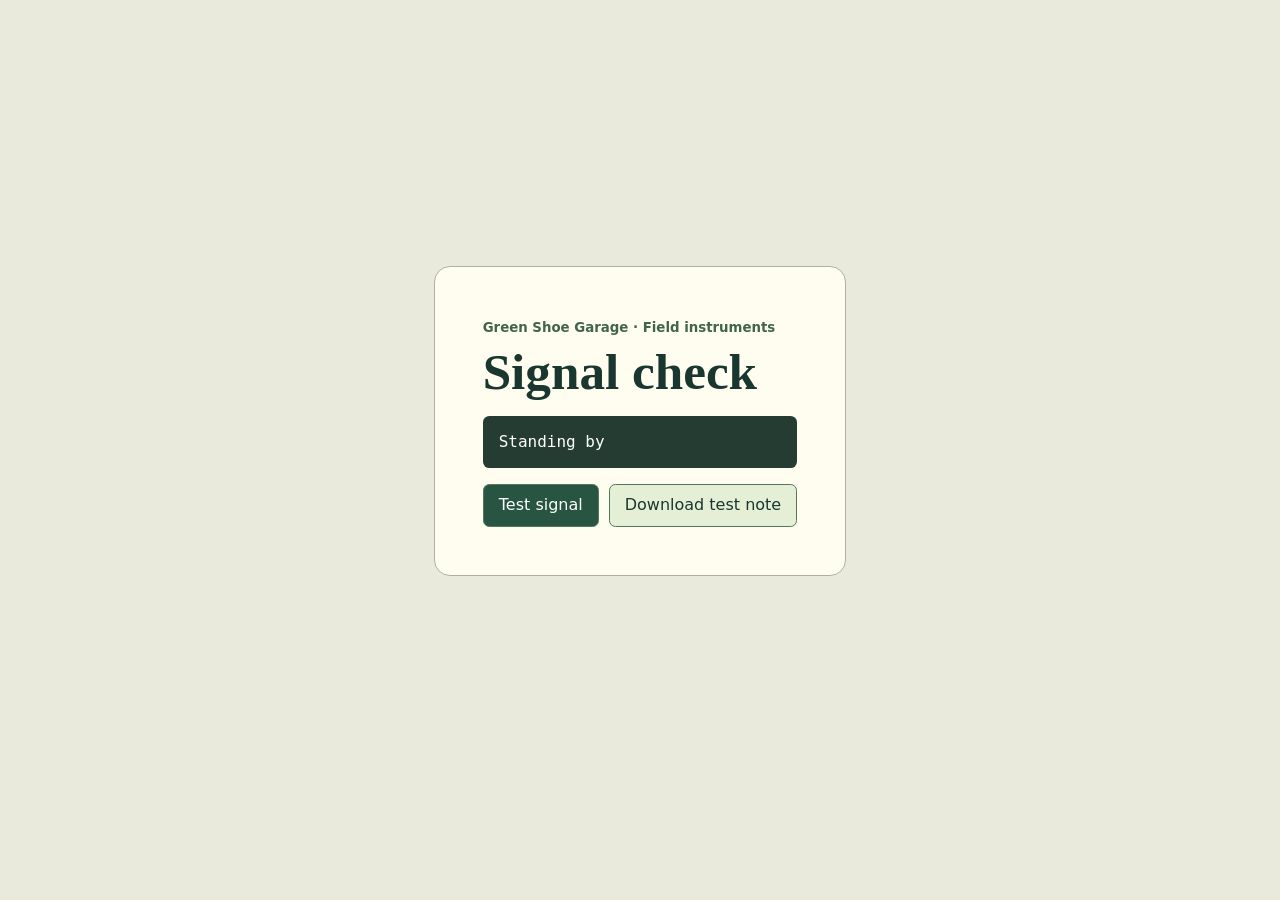
<file: Fixtures/Signal-check.html>
<!doctype html>
<html lang="en"><head>
<meta charset="utf-8">
<meta name="viewport" content="width=device-width, initial-scale=1">
<title>Signal check · Green Shoe Garage</title>
<style>
  :root { color-scheme: light; font: 100%/1.5 system-ui, sans-serif; color: #19372f; background: #e9e9dc; }
  body { min-height: 90vh; margin: 0; display: grid; place-items: center; padding: 1rem; }
  main { max-width: 32rem; padding: clamp(1.5rem, 5vw, 3rem); background: #fffcf0; border: 1px solid #a7b3a4; border-radius: 1rem; }
  small { color: #42644d; font-weight: 650; }
  h1 { margin: .45rem 0 1.2rem; font: 550 clamp(2rem, 8vw, 3.2rem)/1 Georgia, serif; }
  output { display: block; padding: .85rem 1rem; background: #253c33; color: #fff; border-radius: .4rem; font-family: ui-monospace, monospace; }
  .controls { display: flex; flex-wrap: wrap; gap: .6rem; margin-top: 1rem; }
  button { padding: .55rem .95rem; border: 1px solid #57755b; border-radius: .4rem; background: #e5efd5; color: #19372f; font: inherit; cursor: pointer; }
  button:first-child { background: #285541; color: white; }
</style>
</head><body>
<main>
  <small>Green Shoe Garage · Field instruments</small>
  <h1>Signal check</h1>
  <output id="readout" aria-live="polite">Standing by</output>
  <div class="controls"><button id="test" type="button">Test signal</button>
  <button id="log" type="button">Download test note</button></div>
</main>
<script data-webbench-workflow="signal-test">
// WebBench interaction {"version":1,"trigger":"test","event":"click","preventDefault":true,"steps":[{"kind":"text","target":"readout","value":"Signal acquired","detail":""},{"kind":"background","target":"readout","value":"#275c43","detail":""},{"kind":"color","target":"readout","value":"#e4f5b9","detail":""}]}
(() => {
  function element(id) {
    const node = document.getElementById(id);
    if (!node) throw new Error("Missing interaction element #" + id);
    return node;
  }
  function setText(node, text) {
    if (node.matches("input, textarea, output")) node.value = text;
    else node.textContent = text;
  }
  if (!document.getElementById("test")) return;
  document.getElementById("test").addEventListener("click", async event => {
    event.preventDefault();
    try {
      setText(element("readout"), "Signal acquired");
      element("readout").style.setProperty("background-color", "#275c43", "important");
      element("readout").style.setProperty("color", "#e4f5b9", "important");
    } catch (error) {
      console.error("WebBench interaction", error);
    }
  });
})();
</script><script data-webbench-workflow="test-note">
// WebBench interaction {"version":1,"trigger":"log","event":"click","preventDefault":true,"steps":[{"kind":"downloadText","target":"","value":"signal-check.txt","detail":"Green Shoe Garage field note\nInstrument: Signal check\nTest: Visual signal indicator\n"}]}
(() => {
  function panel(title) {
    const dialog = document.createElement("dialog");
    const heading = document.createElement("h2");
    heading.textContent = title;
    dialog.setAttribute("aria-label", title);
    dialog.append(heading);
    document.body.append(dialog);
    dialog.addEventListener("close", () => dialog.remove(), { once: true });
    return dialog;
  }
  function control(label) {
    const button = document.createElement("button");
    button.type = "button";
    button.textContent = label;
    return button;
  }
  function message(title, text) {
    const dialog = panel(title);
    const body = document.createElement("p");
    body.textContent = text;
    const close = control("Close");
    close.addEventListener("click", () => dialog.close());
    dialog.append(body, close);
    return new Promise(resolve => {
      dialog.addEventListener("close", resolve, { once: true });
      dialog.showModal();
    });
  }
  async function download(path, filename) {
    if (location.protocol === "webbench:") {
      await message("Download preview", "The published page downloads " + (filename || path) + (path.startsWith("blob:") ? "." : " from " + path + "."));
      return;
    }
    const link = document.createElement("a");
    link.href = path;
    link.download = filename;
    if (navigator.userActivation?.isActive) {
      document.body.append(link);
      link.click();
      link.remove();
      return;
    }
    const dialog = panel("Download file");
    link.textContent = filename || path;
    link.addEventListener("click", () => dialog.close());
    const close = control("Close");
    close.addEventListener("click", () => dialog.close());
    dialog.append(link, close);
    await new Promise(resolve => {
      dialog.addEventListener("close", resolve, { once: true });
      dialog.showModal();
    });
  }
  if (!document.getElementById("log")) return;
  document.getElementById("log").addEventListener("click", async event => {
    event.preventDefault();
    try {
      {
        const url = URL.createObjectURL(new Blob(["Green Shoe Garage field note\nInstrument: Signal check\nTest: Visual signal indicator\n"], { type: "text/plain;charset=utf-8" }));
        try { await download(url, "signal-check.txt"); } finally { setTimeout(() => URL.revokeObjectURL(url), 60000); }
      }
    } catch (error) {
      console.error("WebBench interaction", error);
    }
  });
})();
</script></body></html>
</file>
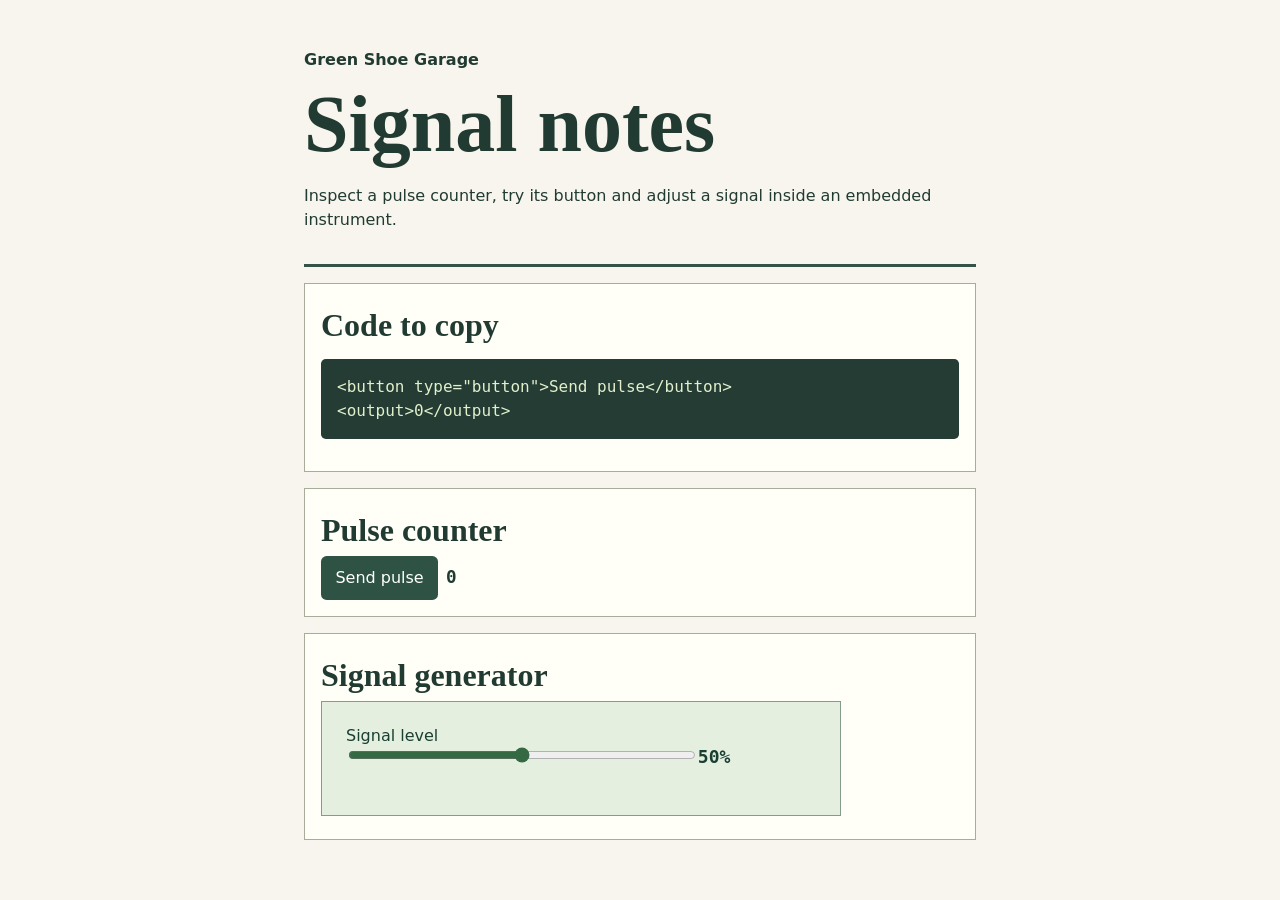
<file: Fixtures/Snippets-and-embeds.html>
<!doctype html>
<html lang="en">
<head>
<meta charset="utf-8">
<meta name="viewport" content="width=device-width, initial-scale=1">
<title>Signal notes · Green Shoe Garage</title>
<style>
  * { box-sizing: border-box }
  body { max-width: 48rem; margin: auto; padding: clamp(1rem,4vw,3rem); background: #f7f5ed; color: #213b32; font: 1rem/1.5 system-ui }
  h1,h2 { font: 600 2rem/1.1 Georgia,serif; margin: .5rem 0 } h1 { font-size: clamp(2.8rem,8vw,5rem) }
  header { border-bottom: 3px solid #365147; padding-bottom: 1rem }
  section { margin-top: 1rem; border: 1px solid #a7ac9b; background: #fffef7; padding: 1rem }
  pre { color: #e1efcb; background: #243c34; padding: 1rem; border-radius: .3rem }
  button { background: #2e5244; color: white; padding: .6rem .9rem; border: 0; border-radius: .35rem; font: inherit; cursor: pointer }
  output { margin-inline-start: .5rem; font: bold 1.1rem monospace } iframe { max-width: 100%; border: 1px solid #849c8e }
</style>
</head>
<body>
<header><b>Green Shoe Garage</b><h1>Signal notes</h1><p>Inspect a pulse counter, try its button and adjust a signal inside an embedded instrument.</p></header>
<section id="example"><h2>Code to copy</h2><pre style="max-width: 100%; overflow: auto;"><code>&lt;button type="button"&gt;Send pulse&lt;/button&gt;
&lt;output&gt;0&lt;/output&gt;</code></pre></section>
<section id="widget"><h2>Pulse counter</h2><div data-html-snippet><button type="button" id="send">Send pulse</button><output id="count" aria-live="polite">0</output>
<script>
  const count = document.getElementById("count");
  document.getElementById("send").addEventListener("click", () => {
    count.value = String(Number(count.value) + 1);
  });
</script></div></section>
<section id="instrument"><h2>Signal generator</h2><iframe title="Signal level control" width="520" height="115" sandbox="allow-scripts" srcdoc="&lt;!doctype html&gt;&lt;html lang=&quot;en&quot;&gt;&lt;meta charset=&quot;utf-8&quot;&gt;&lt;style&gt;body{font:16px system-ui;background:#e5efdf;color:#193f32;padding:1rem}label{display:block}input{width:74%;accent-color:#346944}output{font: bold 18px monospace}&lt;/style&gt;&lt;label for=&quot;signal&quot;&gt;Signal level&lt;/label&gt;&lt;input id=&quot;signal&quot; type=&quot;range&quot; min=&quot;0&quot; max=&quot;100&quot; value=&quot;50&quot;&gt;&lt;output id=&quot;level&quot;&gt;50%&lt;/output&gt;&lt;script&gt;const signal=document.getElementById(&quot;signal&quot;);signal.oninput=()=&gt;document.getElementById(&quot;level&quot;).value=signal.value+&quot;%&quot;;&lt;/script&gt;&lt;/html&gt;"></iframe></section>
</body>
</html>
</file>
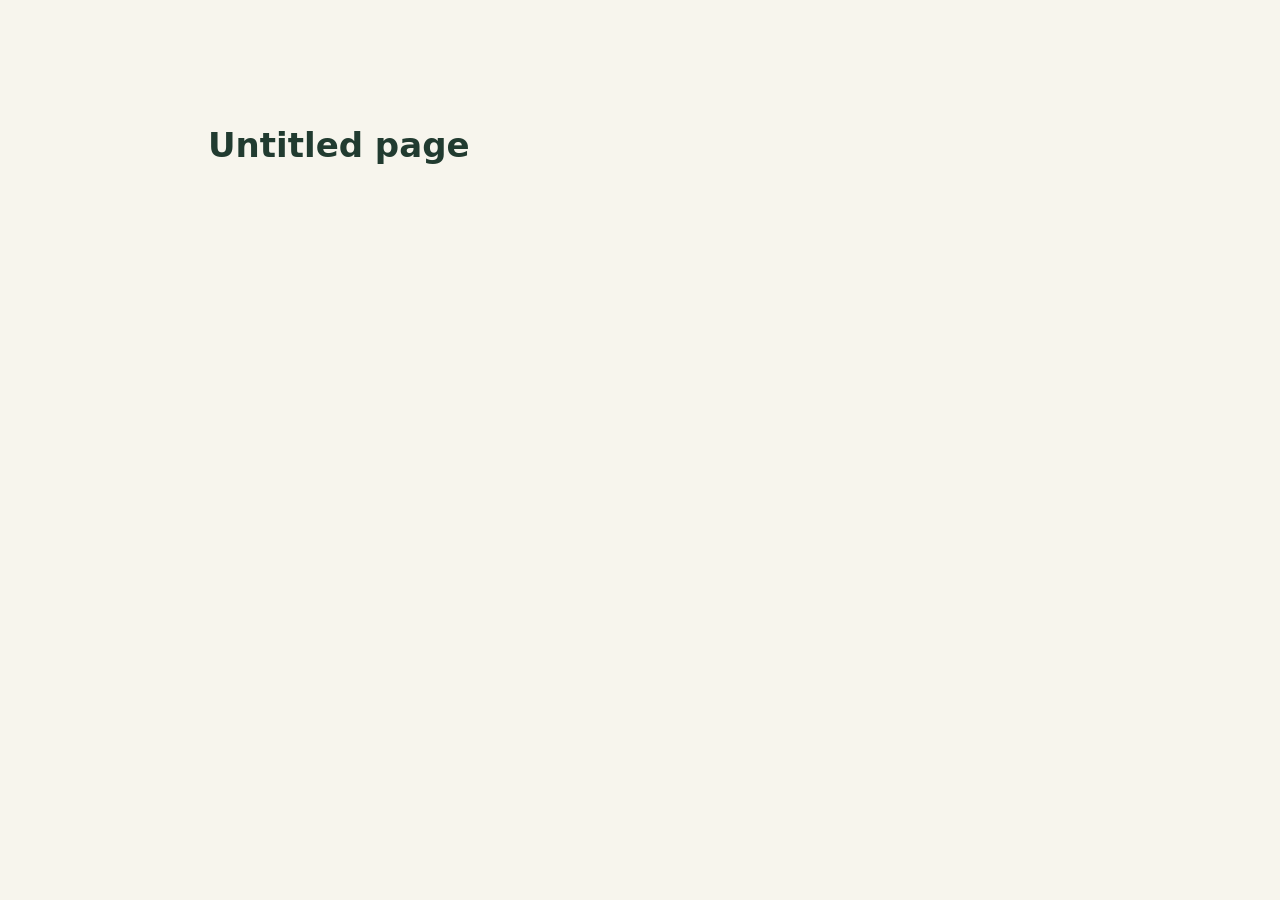
<file: Resources/blank.html>
<!doctype html>
<html lang="en">
<head>
  <meta charset="utf-8">
  <meta name="viewport" content="width=device-width, initial-scale=1">
  <title>Untitled page</title>
  <style>
    body { margin: 0; font: 17px/1.55 system-ui, sans-serif; color: #213b30; background: #f7f5ed; }
    main { max-width: 54rem; margin: 4rem auto; padding: 2rem; }
    .layout { display: flex; flex-wrap: wrap; gap: 1rem; align-items: center; min-height: 4rem; }
  </style>
</head>
<body>
  <main>
    <h1>Untitled page</h1>
    <p></p>
    <section class="layout" aria-label="Page layout"></section>
  </main>
</body>
</html>
</file>
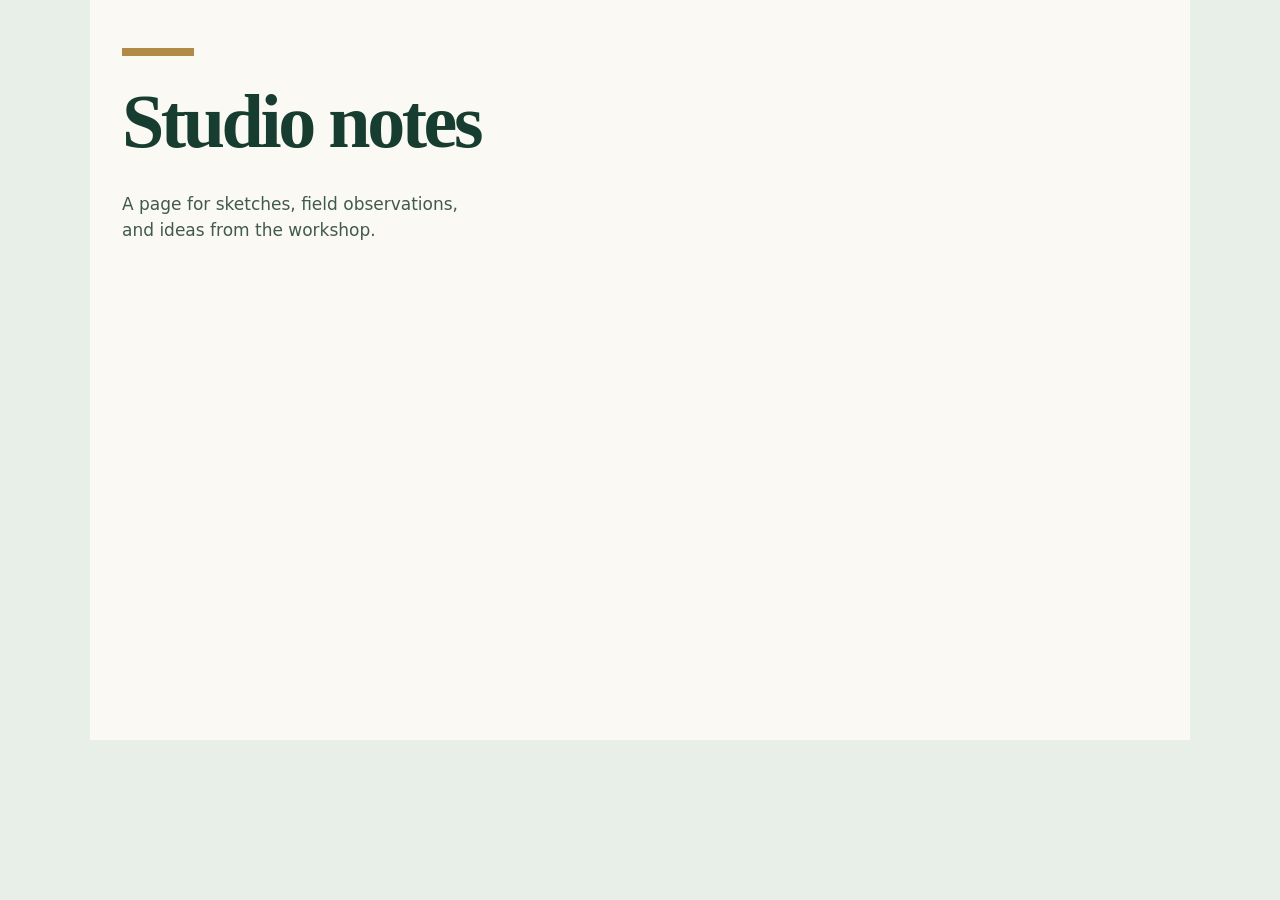
<file: Resources/board.html>
<!doctype html>
<html lang="en">
<head>
  <meta charset="utf-8">
  <meta name="viewport" content="width=device-width, initial-scale=1">
  <title>Studio board</title>
  <style>
    * { box-sizing: border-box; }
    body { margin: 0; background: #e8eee8; color: #173d31; font: 17px/1.5 system-ui, sans-serif; }
    main { position: relative; isolation: isolate; min-height: 740px; max-width: 1100px; margin: auto; background: #faf9f3; overflow: clip; }
    h1, p { margin: 0; }
    h1 { font: 600 clamp(40px, 6vw, 76px)/1.08 Georgia, serif; letter-spacing: -.045em; }
    p { width: min(360px, calc(100% - 64px)); color: #415a4c; }
  </style>
</head>
<body>
  <main data-design-canvas aria-label="Studio board">
    <div aria-hidden="true" style="position: absolute; left: 32px; top: 48px; width: 72px; height: 8px; background-color: #b28a47;"></div>
    <h1 style="position: absolute; left: 32px; top: 80px;">Studio notes</h1>
    <p style="position: absolute; left: 32px; top: 192px;">A page for sketches, field observations, and ideas from the workshop.</p>
  </main>
</body>
</html>
</file>
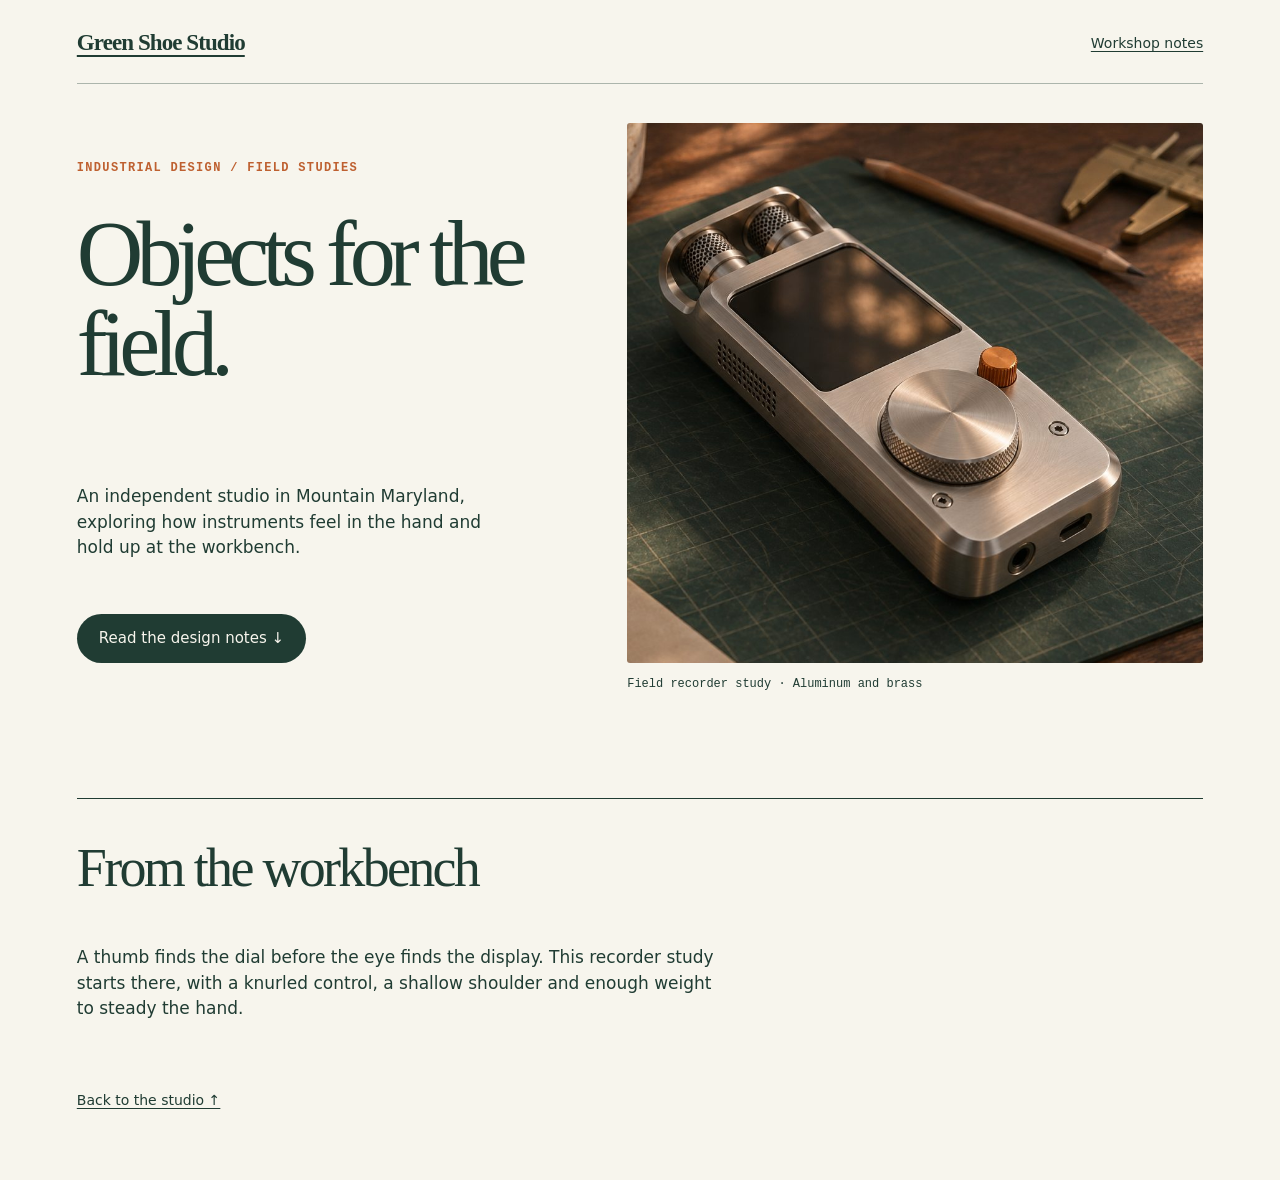
<file: Resources/studio.html>
<!doctype html>
<html lang="en">
<head>
  <meta charset="utf-8">
  <meta name="viewport" content="width=device-width, initial-scale=1">
  <title>Green Shoe Studio · Field Studies</title>
  <style>
    * { box-sizing: border-box; }
    html { scroll-behavior: smooth; background: #f7f5ed; }
    body { --paper: #f7f5ed; --ink: #203c33; --accent: #be6030; margin: 0; position: relative; isolation: isolate; min-height: max(100vh, 1180px); color: var(--ink); background: var(--paper); font: 17px/1.5 system-ui, sans-serif; }
    body > * { position: absolute; margin: 0; }
    a { color: inherit; text-underline-offset: .23em; }
    .mark { left: 6%; top: 30px; font: 600 23px Georgia, serif; letter-spacing: -.04em; }
    .nav { left: 72%; width: 22%; text-align: right; top: 33px; font-size: 14px; }
    .rule { left: 6%; top: 83px; width: 88%; height: 1px; background: var(--ink); opacity: .35; }
    .section-label { left: 6%; top: 160px; font: 600 12px/1.4 ui-monospace, monospace; letter-spacing: .11em; text-transform: uppercase; color: var(--accent); }
    h1 { left: 6%; top: 209px; width: 40%; max-width: 620px; font: 500 clamp(70px, 7.2vw, 116px)/.98 Georgia, serif; letter-spacing: -.075em; }
    .lead { left: 6%; top: 484px; width: 33%; max-width: 440px; }
    .action { left: 6%; top: 614px; padding: 13px 22px; border-radius: 40px; color: var(--paper); background: var(--ink); text-decoration: none; font-size: 15px; }
    .hero { left: 49%; top: 123px; width: 45%; height: 540px; object-fit: cover; object-position: 50% 55%; border-radius: 3px; }
    .caption { left: 49%; top: 676px; font: 12px/1.4 ui-monospace, monospace; }
    .notes { left: 6%; top: 798px; width: 88%; border-top: 1px solid currentColor; padding-top: 42px; font: 500 54px/1.03 Georgia, serif; letter-spacing: -.05em; }
    .detail { left: 6%; top: 945px; width: 58%; max-width: 650px; }
    .back { left: 6%; top: 1090px; font-size: 14px; }
    @media (max-width: 1000px) and (min-width: 701px) {
      .hero { height: 455px; } h1 { font-size: 66px; } .lead { top: 385px; width: 38%; }
      .action { top: 525px; } .caption { top: 593px; } .notes { top: 711px; } .detail { top: 856px; }
    }
    @media (max-width: 700px) {
      body { min-height: max(100vh, 1370px); } .mark { top: 24px; font-size: 19px; } .nav { left: 64%; width: 30%; top: 26px; font-size: 12px; }
      .rule { top: 68px; } .section-label { top: 101px; } h1 { top: 139px; width: 88%; font-size: clamp(54px, 13vw, 84px); }
      .lead { top: 290px; width: 86%; } .action { top: 419px; }
      .hero { left: 6%; top: 506px; width: 88%; height: 315px; } .caption { left: 6%; top: 834px; }
      .notes { top: 931px; font-size: 40px; padding-top: 30px; } .detail { top: 1074px; width: 86%; } .back { top: 1290px; }
    }
  </style>
  <style id="webbench-layout"></style>
</head>
<body data-free-page data-design-canvas>
  <a id="home" class="mark" href="#home">Green Shoe Studio</a>
  <a class="nav" href="#notes">Workshop notes</a>
  <div class="rule" aria-hidden="true"></div>
  <p class="section-label">Industrial design / Field studies</p>
  <h1>Objects for the field.</h1>
  <p class="lead">An independent studio in Mountain Maryland, exploring how instruments feel in the hand and hold up at the workbench.</p>
  <a class="action" href="#notes">Read the design notes ↓</a>
  <img class="hero" src="[data-uri]" alt="A machined aluminum field recorder resting on a green cutting mat">
  <p class="caption">Field recorder study · Aluminum and brass</p>
  <h2 class="notes" id="notes">From the workbench</h2>
  <p class="detail">A thumb finds the dial before the eye finds the display. This recorder study starts there, with a knurled control, a shallow shoulder and enough weight to steady the hand.</p>
  <a class="back" href="#home">Back to the studio ↑</a>
</body>
</html>
</file>
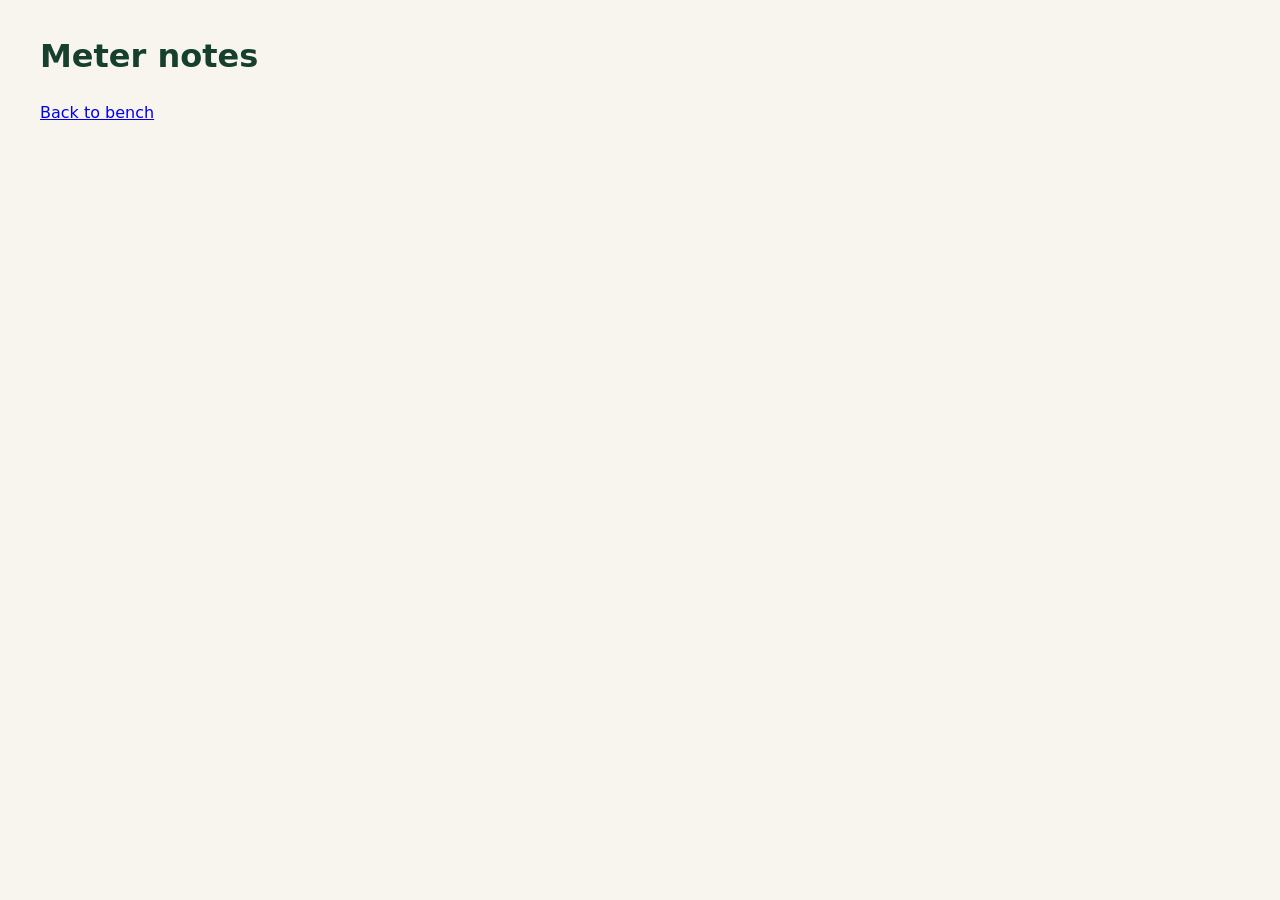
<file: Fixtures/Site/notes.html>
<!doctype html>
<html lang="en">
<head><meta charset="utf-8"><title>Meter notes</title><link rel="stylesheet" href="css/bench.css"></head>
<body><main><h1>Meter notes</h1><a href="index.html">Back to bench</a></main></body>
</html>
</file>
<file: Fixtures/Site/css/bench.css>
/* Shared with notes.html. Leave this comment intact. */
body { font: 16px/1.5 system-ui, sans-serif; background: #f7f5ed; color: #173f2e; }
main { margin: 2rem; }
.actions { display: flex; gap: 12px; align-items: center; }
.control { padding: 6px 12px; margin-top: 4px; }
#bench { height: 250px; position: relative; margin: 1rem 0; border: 1px dashed #758777; }
#meter { width: 88px; }
#meter img { display: block; width: 100%; }
@media (max-width: 600px) {
  .control { margin-top: 2px; }
}
</file>
